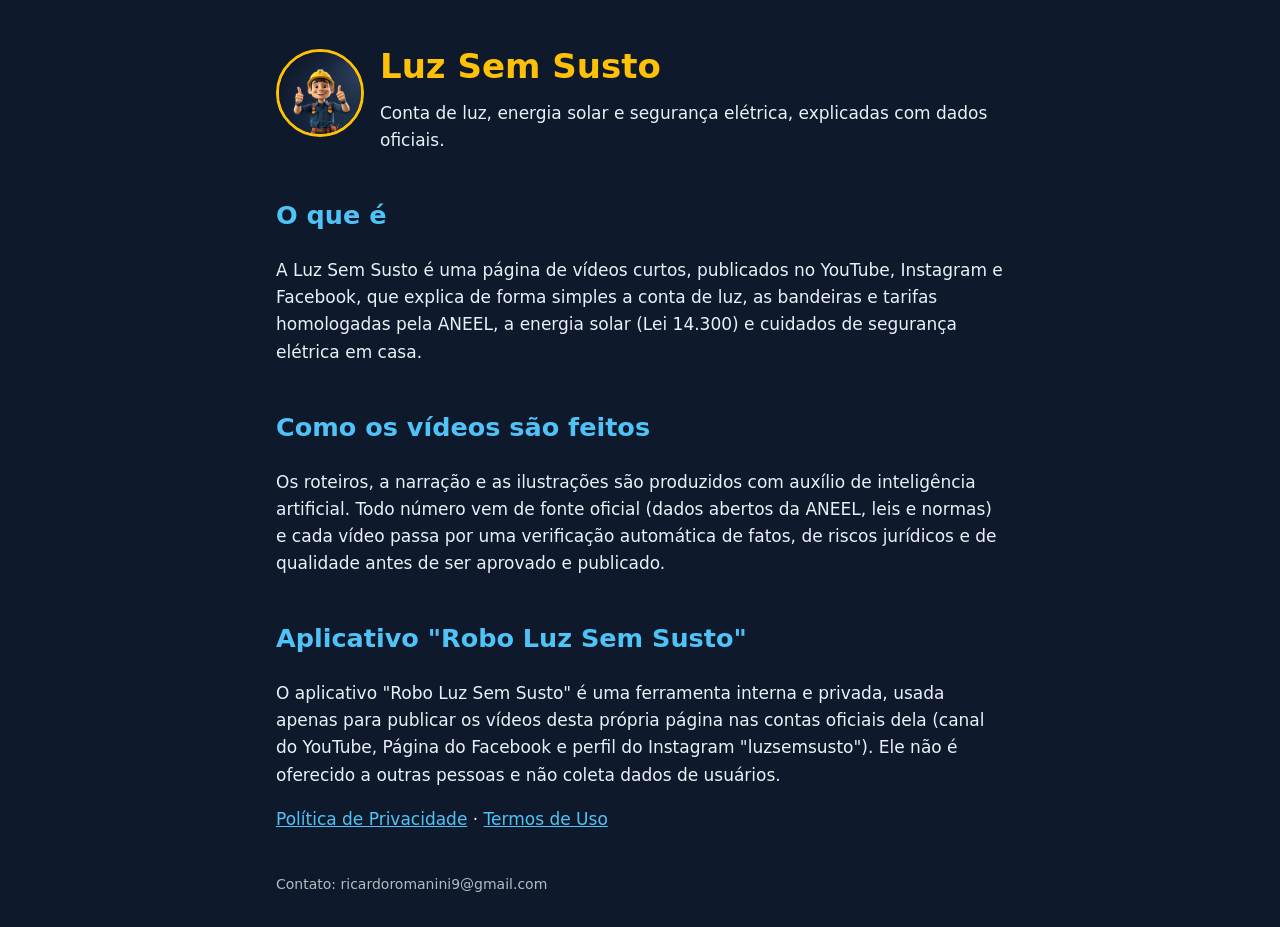
<file: docs/index.html>
<!doctype html><html lang="pt-BR"><head><meta charset="utf-8"><meta name="viewport" content="width=device-width,initial-scale=1">
<title>Luz Sem Susto</title><link rel="stylesheet" href="estilo.css"></head><body><main>
<header><img src="logo.png" alt="Mascote Seu Faísca"><div><h1>Luz Sem Susto</h1><div>Conta de luz, energia solar e segurança elétrica, explicadas com dados oficiais.</div></div></header>
<h2>O que é</h2><p>A Luz Sem Susto é uma página de vídeos curtos, publicados no YouTube, Instagram e Facebook, que explica de forma simples a conta de luz, as bandeiras e tarifas homologadas pela ANEEL, a energia solar (Lei 14.300) e cuidados de segurança elétrica em casa.</p>
<h2>Como os vídeos são feitos</h2><p>Os roteiros, a narração e as ilustrações são produzidos com auxílio de inteligência artificial. Todo número vem de fonte oficial (dados abertos da ANEEL, leis e normas) e cada vídeo passa por uma verificação automática de fatos, de riscos jurídicos e de qualidade antes de ser aprovado e publicado.</p>
<h2>Aplicativo "Robo Luz Sem Susto"</h2><p>O aplicativo "Robo Luz Sem Susto" é uma ferramenta interna e privada, usada apenas para publicar os vídeos desta própria página nas contas oficiais dela (canal do YouTube, Página do Facebook e perfil do Instagram "luzsemsusto"). Ele não é oferecido a outras pessoas e não coleta dados de usuários.</p>
<p><a href="privacidade.html">Política de Privacidade</a> · <a href="termos.html">Termos de Uso</a></p>
<footer>Contato: ricardoromanini9@gmail.com</footer></main></body></html>
</file>
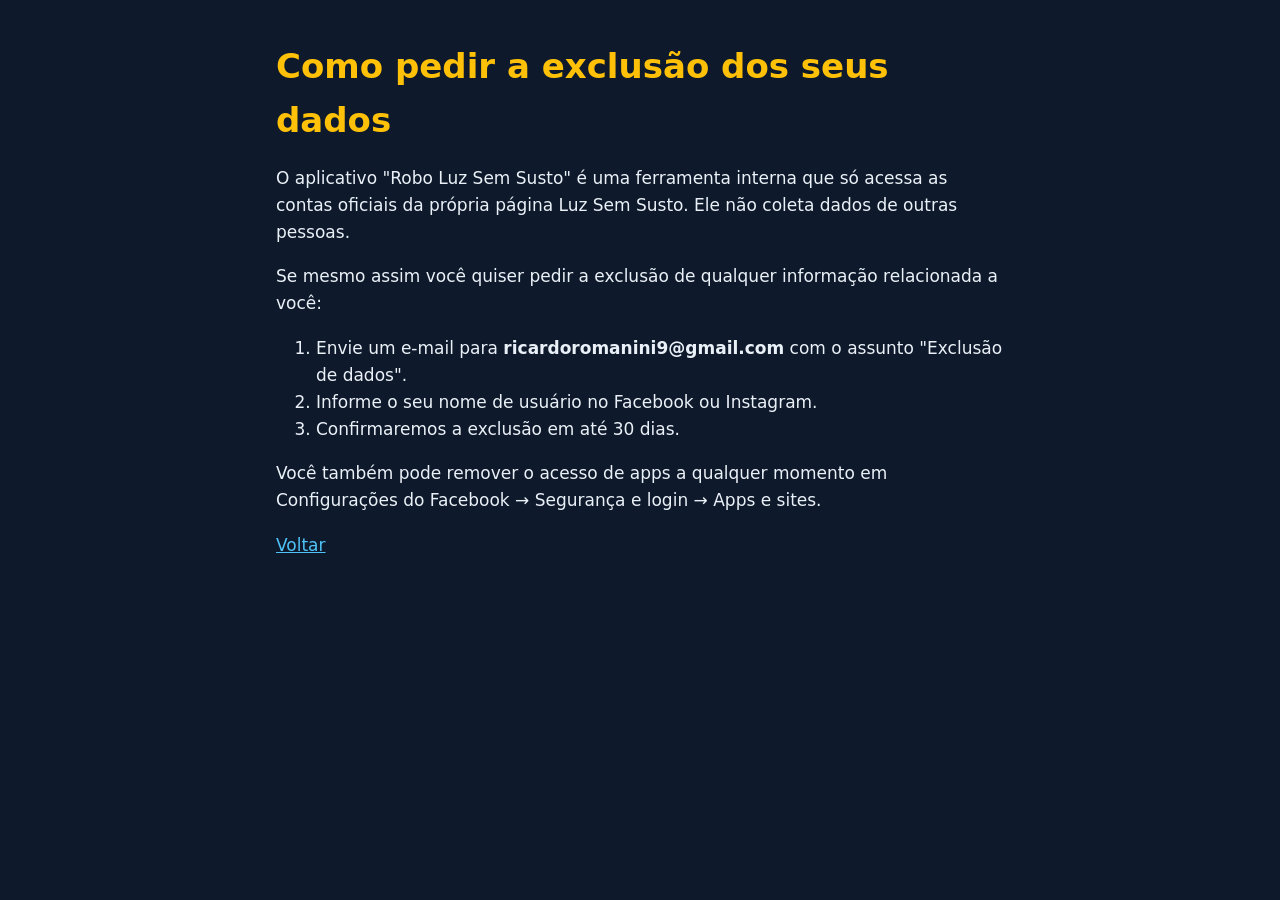
<file: docs/exclusao-de-dados.html>
<!doctype html><html lang="pt-BR"><head><meta charset="utf-8"><meta name="viewport" content="width=device-width,initial-scale=1">
<title>Exclusão de dados – Luz Sem Susto</title><link rel="stylesheet" href="estilo.css"></head><body><main>
<h1>Como pedir a exclusão dos seus dados</h1>
<p>O aplicativo "Robo Luz Sem Susto" é uma ferramenta interna que só acessa as contas oficiais da própria página Luz Sem Susto. Ele não coleta dados de outras pessoas.</p>
<p>Se mesmo assim você quiser pedir a exclusão de qualquer informação relacionada a você:</p>
<ol><li>Envie um e-mail para <strong>ricardoromanini9@gmail.com</strong> com o assunto "Exclusão de dados".</li>
<li>Informe o seu nome de usuário no Facebook ou Instagram.</li>
<li>Confirmaremos a exclusão em até 30 dias.</li></ol>
<p>Você também pode remover o acesso de apps a qualquer momento em Configurações do Facebook → Segurança e login → Apps e sites.</p>
<p><a href="index.html">Voltar</a></p></main></body></html>
</file>
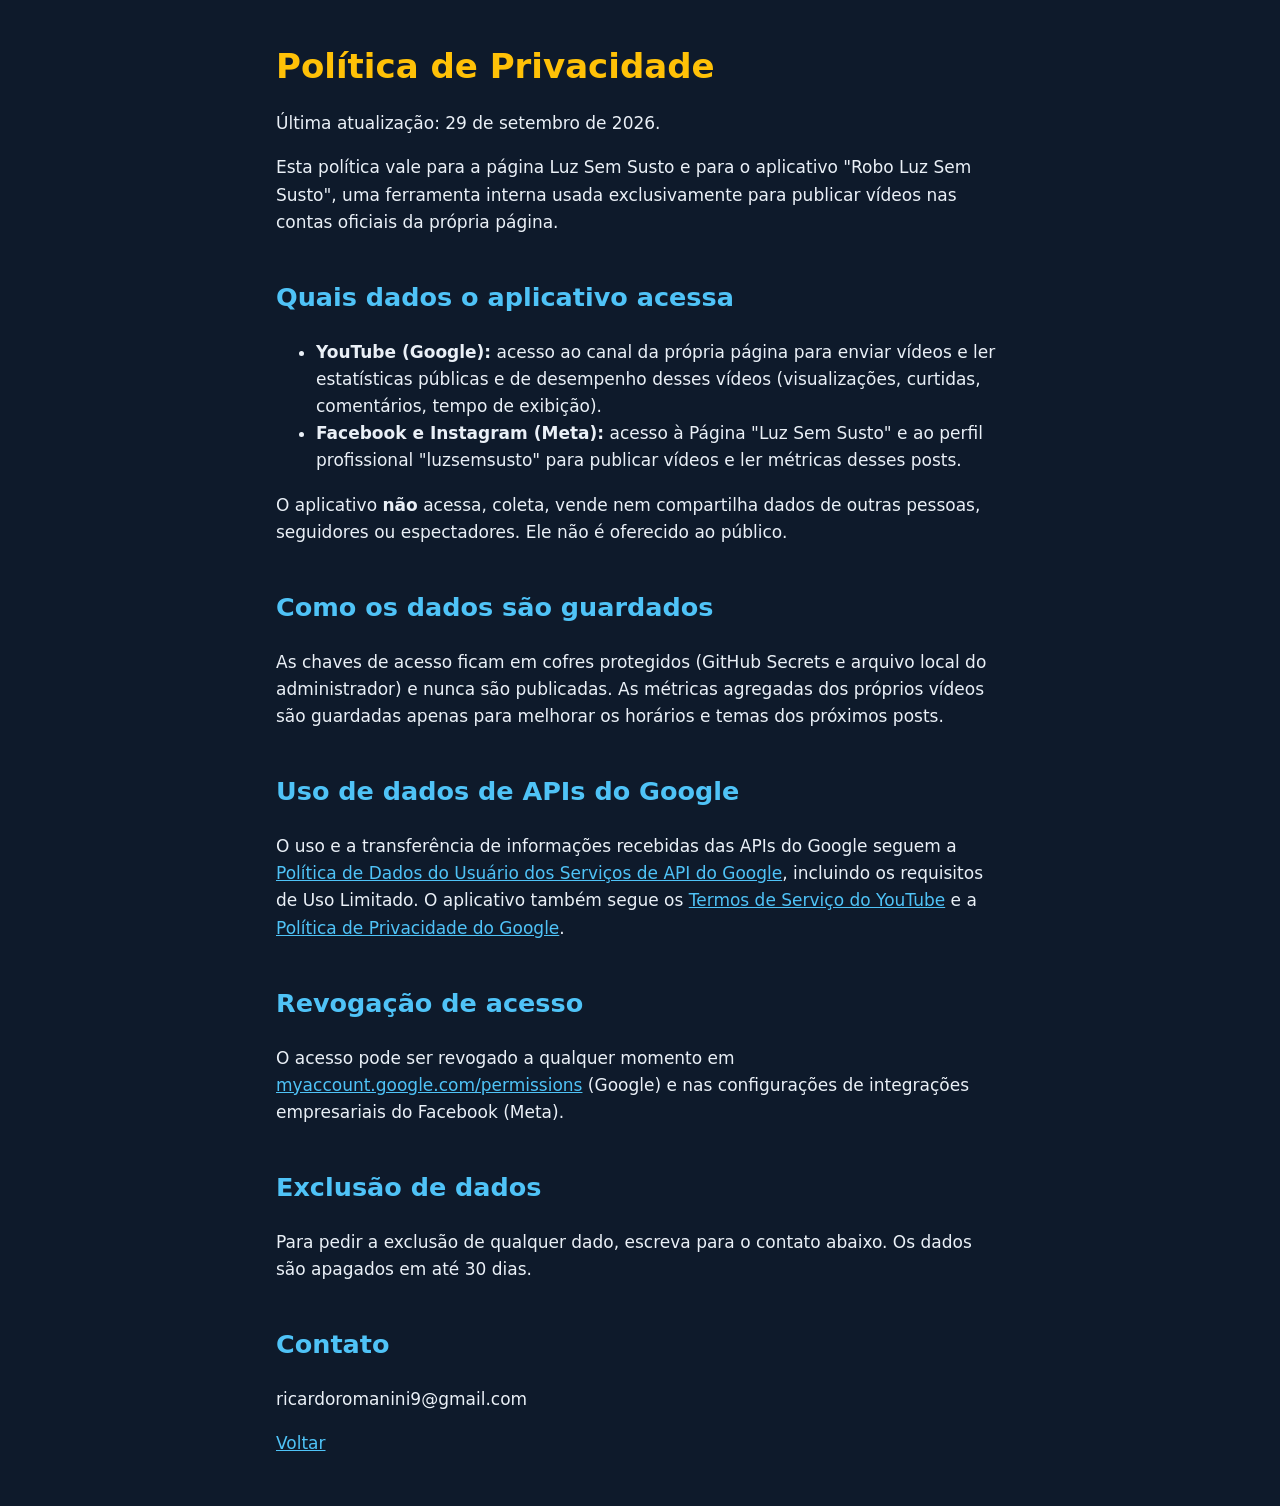
<file: docs/privacidade.html>
<!doctype html><html lang="pt-BR"><head><meta charset="utf-8"><meta name="viewport" content="width=device-width,initial-scale=1">
<title>Política de Privacidade – Luz Sem Susto</title><link rel="stylesheet" href="estilo.css"></head><body><main>
<h1>Política de Privacidade</h1><p>Última atualização: 29 de setembro de 2026.</p>
<p>Esta política vale para a página Luz Sem Susto e para o aplicativo "Robo Luz Sem Susto", uma ferramenta interna usada exclusivamente para publicar vídeos nas contas oficiais da própria página.</p>
<h2>Quais dados o aplicativo acessa</h2><ul>
<li><strong>YouTube (Google):</strong> acesso ao canal da própria página para enviar vídeos e ler estatísticas públicas e de desempenho desses vídeos (visualizações, curtidas, comentários, tempo de exibição).</li>
<li><strong>Facebook e Instagram (Meta):</strong> acesso à Página "Luz Sem Susto" e ao perfil profissional "luzsemsusto" para publicar vídeos e ler métricas desses posts.</li></ul>
<p>O aplicativo <strong>não</strong> acessa, coleta, vende nem compartilha dados de outras pessoas, seguidores ou espectadores. Ele não é oferecido ao público.</p>
<h2>Como os dados são guardados</h2><p>As chaves de acesso ficam em cofres protegidos (GitHub Secrets e arquivo local do administrador) e nunca são publicadas. As métricas agregadas dos próprios vídeos são guardadas apenas para melhorar os horários e temas dos próximos posts.</p>
<h2>Uso de dados de APIs do Google</h2><p>O uso e a transferência de informações recebidas das APIs do Google seguem a <a href="https://developers.google.com/terms/api-services-user-data-policy">Política de Dados do Usuário dos Serviços de API do Google</a>, incluindo os requisitos de Uso Limitado. O aplicativo também segue os <a href="https://www.youtube.com/t/terms">Termos de Serviço do YouTube</a> e a <a href="https://policies.google.com/privacy">Política de Privacidade do Google</a>.</p>
<h2>Revogação de acesso</h2><p>O acesso pode ser revogado a qualquer momento em <a href="https://myaccount.google.com/permissions">myaccount.google.com/permissions</a> (Google) e nas configurações de integrações empresariais do Facebook (Meta).</p>
<h2>Exclusão de dados</h2><p>Para pedir a exclusão de qualquer dado, escreva para o contato abaixo. Os dados são apagados em até 30 dias.</p>
<h2>Contato</h2><p>ricardoromanini9@gmail.com</p>
<p><a href="index.html">Voltar</a></p></main></body></html>
</file>
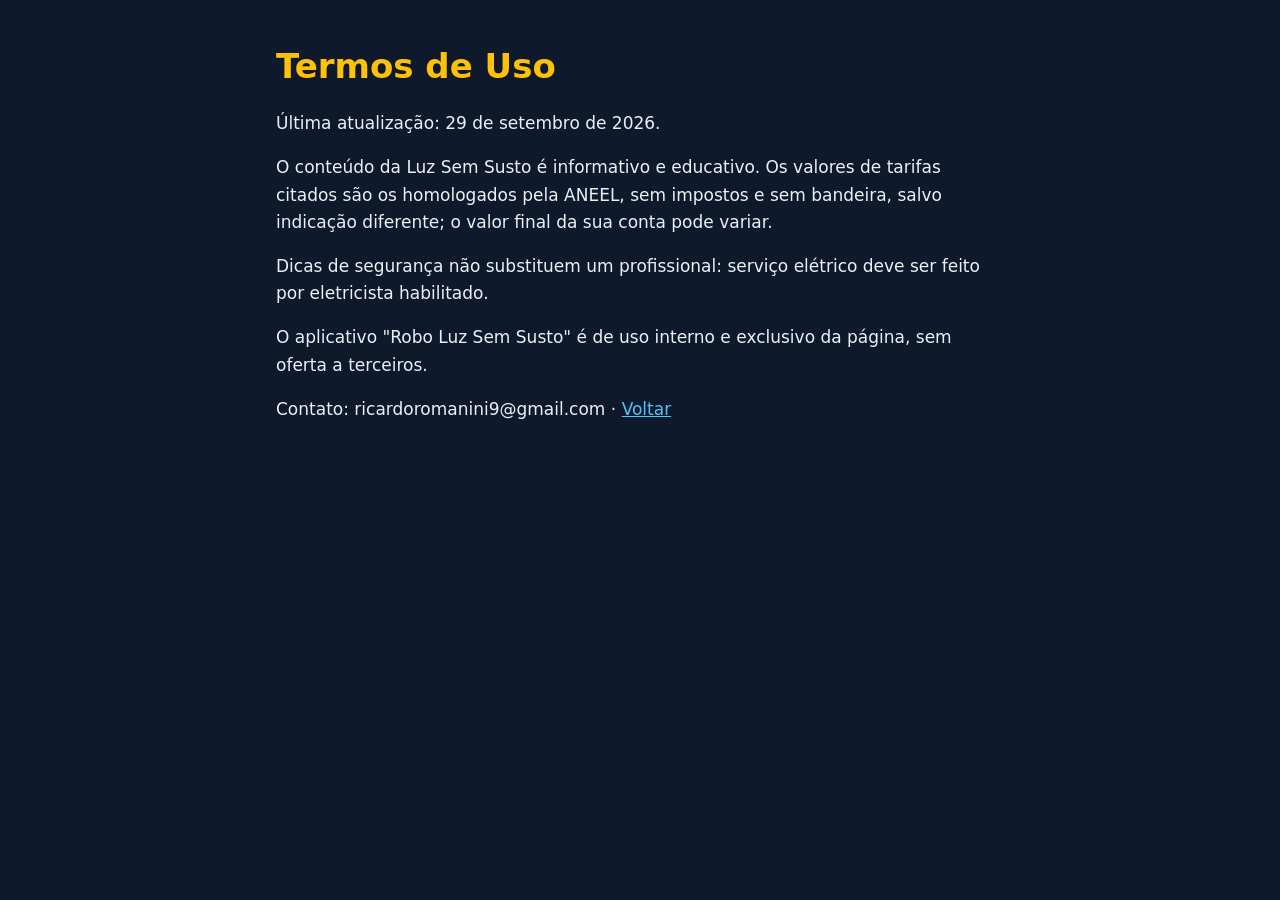
<file: docs/termos.html>
<!doctype html><html lang="pt-BR"><head><meta charset="utf-8"><meta name="viewport" content="width=device-width,initial-scale=1">
<title>Termos de Uso – Luz Sem Susto</title><link rel="stylesheet" href="estilo.css"></head><body><main>
<h1>Termos de Uso</h1><p>Última atualização: 29 de setembro de 2026.</p>
<p>O conteúdo da Luz Sem Susto é informativo e educativo. Os valores de tarifas citados são os homologados pela ANEEL, sem impostos e sem bandeira, salvo indicação diferente; o valor final da sua conta pode variar.</p>
<p>Dicas de segurança não substituem um profissional: serviço elétrico deve ser feito por eletricista habilitado.</p>
<p>O aplicativo "Robo Luz Sem Susto" é de uso interno e exclusivo da página, sem oferta a terceiros.</p>
<p>Contato: ricardoromanini9@gmail.com · <a href="index.html">Voltar</a></p></main></body></html>
</file>
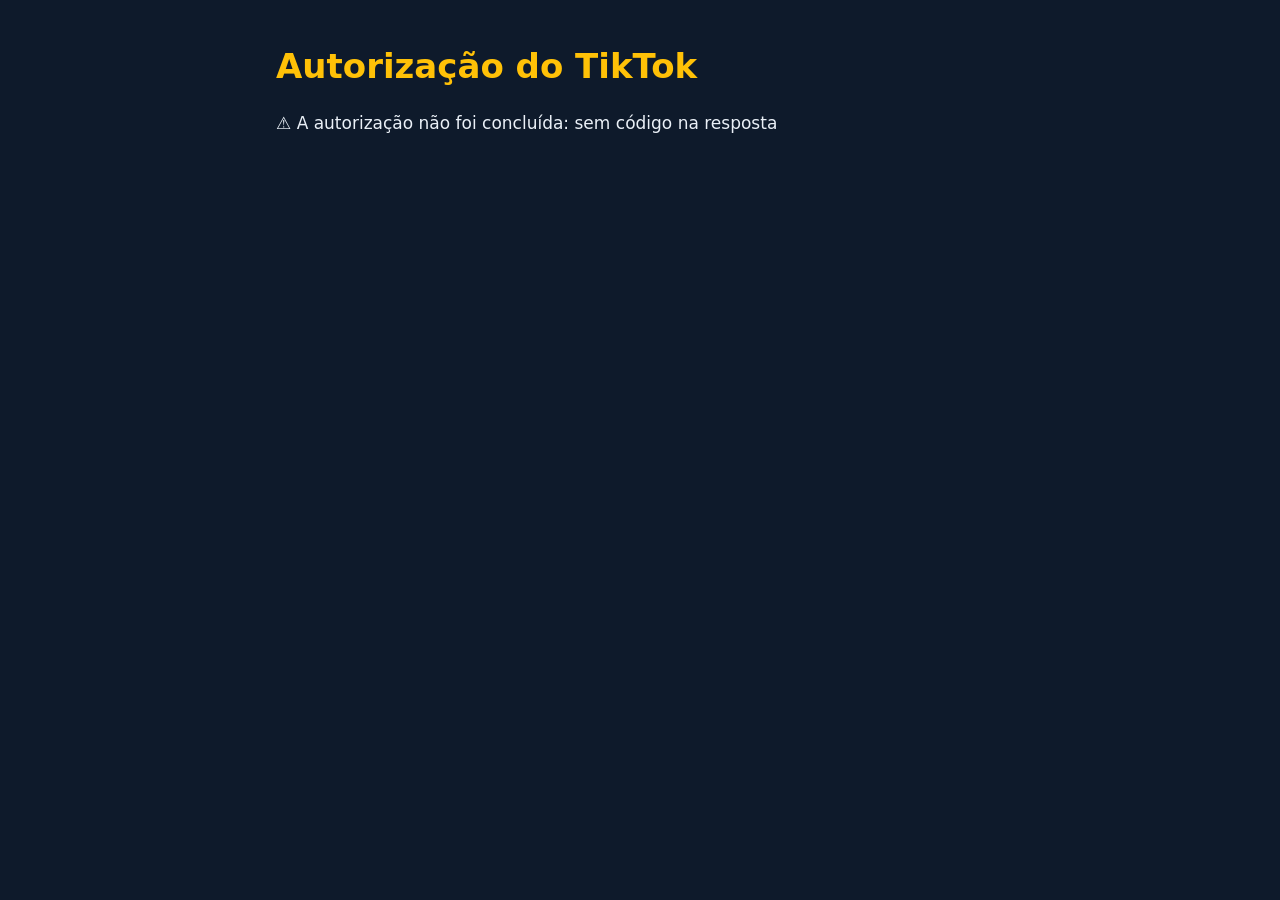
<file: docs/tiktok-callback.html>
<!doctype html>
<html lang="pt-BR">
<head>
<meta charset="utf-8">
<meta name="viewport" content="width=device-width, initial-scale=1">
<title>Luz Sem Susto — autorização do TikTok</title>
<link rel="stylesheet" href="estilo.css">
<style>
  .codigo { font-family: monospace; font-size: 1.1rem; word-break: break-all; background: #0E1A2B; color: #FFC107;
            padding: 16px; border-radius: 10px; margin: 16px 0; }
  button { font-size: 1rem; padding: 10px 18px; border-radius: 8px; border: 0; background: #FFC107; color: #0E1A2B; cursor: pointer; }
</style>
</head>
<body>
<main>
  <h1>Autorização do TikTok</h1>
  <div id="ok" hidden>
    <p>✅ Autorização recebida. Copie o código abaixo e cole na janela do robô (a janela preta que pediu o código).</p>
    <div class="codigo" id="codigo"></div>
    <button id="copiar">Copiar código</button>
    <p><small>O código vale só por alguns minutos e sozinho não dá acesso à conta.</small></p>
  </div>
  <div id="erro" hidden>
    <p>⚠️ A autorização não foi concluída: <span id="motivo"></span></p>
  </div>
</main>
<script>
  const q = new URLSearchParams(location.search);
  const code = q.get("code");
  if (code) {
    document.getElementById("ok").hidden = false;
    document.getElementById("codigo").textContent = code;
    document.getElementById("copiar").onclick = () => navigator.clipboard.writeText(code);
  } else {
    document.getElementById("erro").hidden = false;
    document.getElementById("motivo").textContent = q.get("error_description") || q.get("error") || "sem código na resposta";
  }
</script>
</body>
</html>
</file>
<file: docs/estilo.css>
:root{--fundo:#0E1A2B;--texto:#EAF0F7;--destaque:#FFC107;--sec:#4FC3F7}
*{box-sizing:border-box}body{margin:0;background:var(--fundo);color:var(--texto);font:17px/1.6 system-ui,-apple-system,Segoe UI,Roboto,sans-serif}
main{max-width:760px;margin:0 auto;padding:32px 16px}h1{color:var(--destaque);margin:.2em 0}h2{color:var(--sec);margin-top:1.6em}
a{color:var(--sec)}header{display:flex;gap:16px;align-items:center}header img{width:88px;height:88px;border-radius:50%;border:3px solid var(--destaque)}
footer{margin-top:40px;font-size:14px;opacity:.75}
</file>
